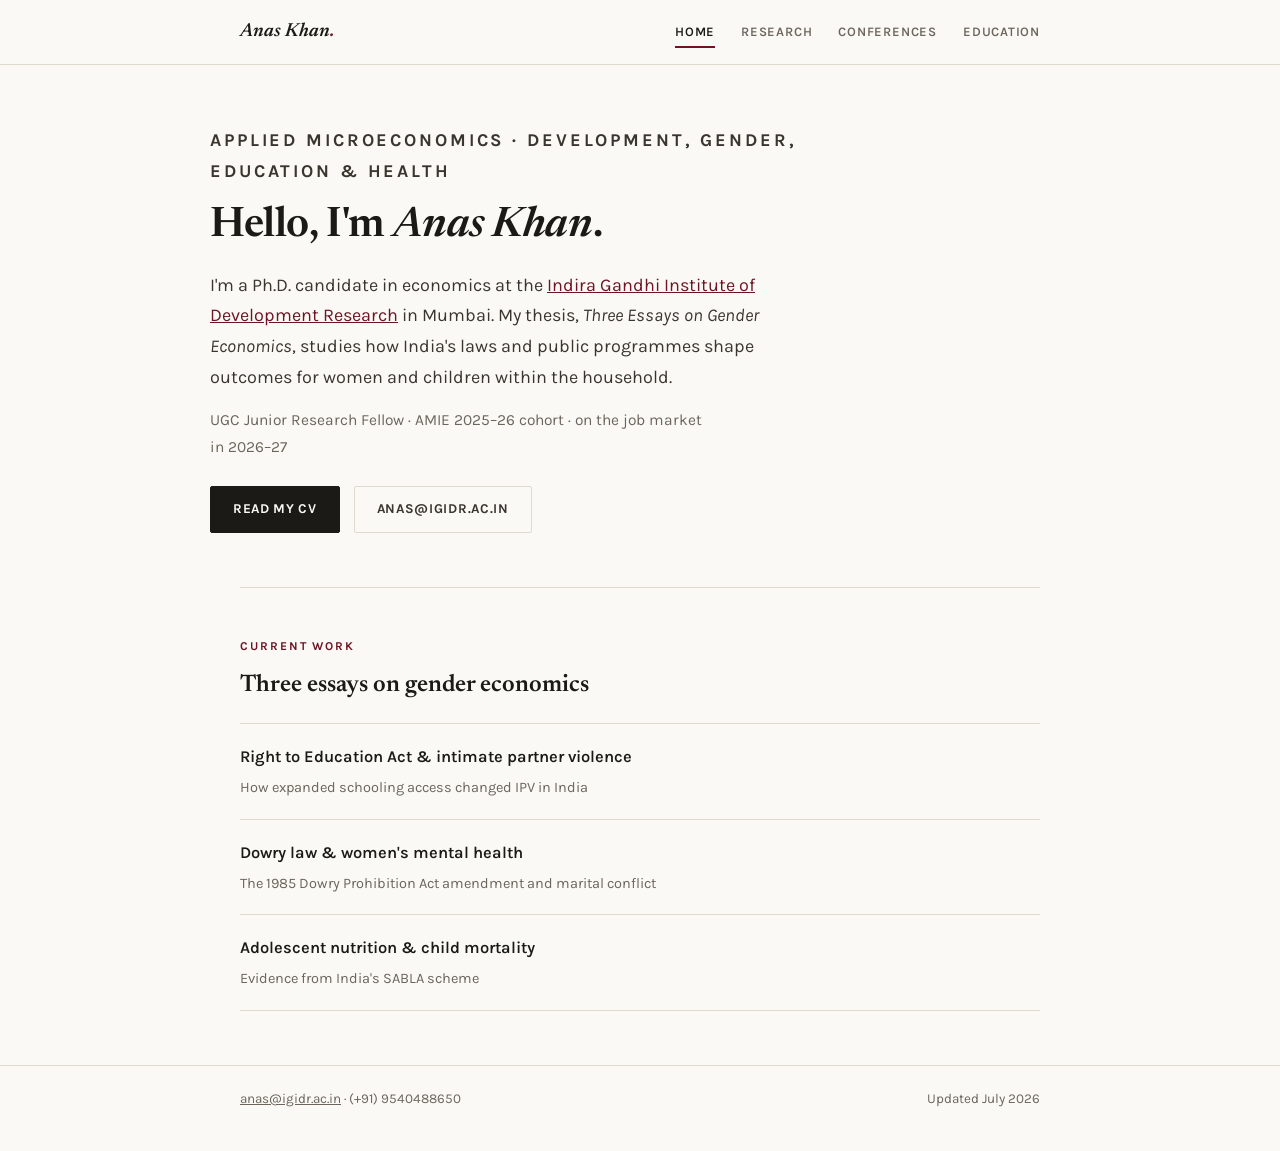
<file: index.html>
<!DOCTYPE html>
<html lang="en">
<head>
<meta charset="UTF-8">
<meta name="viewport" content="width=device-width, initial-scale=1.0">
<title>Anas Khan</title>
<meta name="description" content="Anas Khan, PhD candidate in economics at IGIDR Mumbai, working on gender, development, and health economics in India.">
<meta property="og:title" content="Anas Khan — Economics">
<meta property="og:description" content="Ph.D. candidate in economics at IGIDR Mumbai. Three essays on gender economics.">
<meta property="og:type" content="website">
<meta name="theme-color" content="#FAF9F5">
<link rel="icon" href="data:image/svg+xml,%3Csvg xmlns='http://www.w3.org/2000/svg' viewBox='0 0 64 64'%3E%3Crect width='64' height='64' fill='%23FAF9F5'/%3E%3Ctext x='32' y='44' font-family='Georgia,serif' font-style='italic' font-size='34' font-weight='600' fill='%236E1423' text-anchor='middle'%3EAK%3C/text%3E%3C/svg%3E">
<link rel="preconnect" href="https://fonts.googleapis.com">
<link rel="preconnect" href="https://fonts.gstatic.com" crossorigin>
<link href="https://fonts.googleapis.com/css2?family=Newsreader:ital,wght@0,400;0,500;0,600;1,400;1,500;1,600&family=Karla:wght@400;500;600;700&display=swap" rel="stylesheet">
<link rel="stylesheet" href="style.css">
</head>
<body>

<div class="strip">
  <div class="wrap">
    <a class="me" href="index.html">Anas Khan<span>.</span></a>
    <nav>
      <a href="index.html" class="active">Home</a>
      <a href="research.html">Research</a>
      <a href="conferences.html">Conferences</a>
      <a href="education.html">Education</a>
    </nav>
  </div>
</div>

<header class="hero wrap">
  <p class="kicker">Applied Microeconomics &middot; Development, Gender, Education &amp; Health</p>
  <h1 class="hello">Hello, I'm <span class="name">Anas Khan</span>.</h1>
  <p>
    I'm a Ph.D. candidate in economics at the
    <a href="http://www.igidr.ac.in/" target="_blank" rel="noopener">Indira Gandhi Institute of Development Research</a>
    in Mumbai. My thesis, <i>Three Essays on Gender Economics</i>, studies how India's laws and
    public programmes shape outcomes for women and children within the household.
  </p>
  <p class="small">
    UGC Junior Research Fellow · AMIE 2025&ndash;26 cohort · on the job market in 2026&ndash;27
  </p>
  <div class="actions">
    <a class="btn btn-fill" href="Anas_Khan_CV.pdf">Read my CV</a>
    <a class="btn btn-line" href="mailto:anas@igidr.ac.in">anas@igidr.ac.in</a>
  </div>
</header>

<div class="wrap">
  <section>
    <p class="label">Current work</p>
    <h2>Three essays on gender economics</h2>
    <ul class="titles">
      <li>
        <a href="research.html">Right to Education Act &amp; intimate partner violence
          <span class="sub">How expanded schooling access changed IPV in India</span>
        </a>
      </li>
      <li>
        <a href="research.html">Dowry law &amp; women's mental health
          <span class="sub">The 1985 Dowry Prohibition Act amendment and marital conflict</span>
        </a>
      </li>
      <li>
        <a href="research.html">Adolescent nutrition &amp; child mortality
          <span class="sub">Evidence from India's SABLA scheme</span>
        </a>
      </li>
    </ul>
  </section>
</div>

<footer>
  <div class="wrap">
    <span><a href="mailto:anas@igidr.ac.in">anas@igidr.ac.in</a> · (+91) 9540488650</span>
    <span>Updated July 2026</span>
  </div>
</footer>

</body>
</html>
</file>
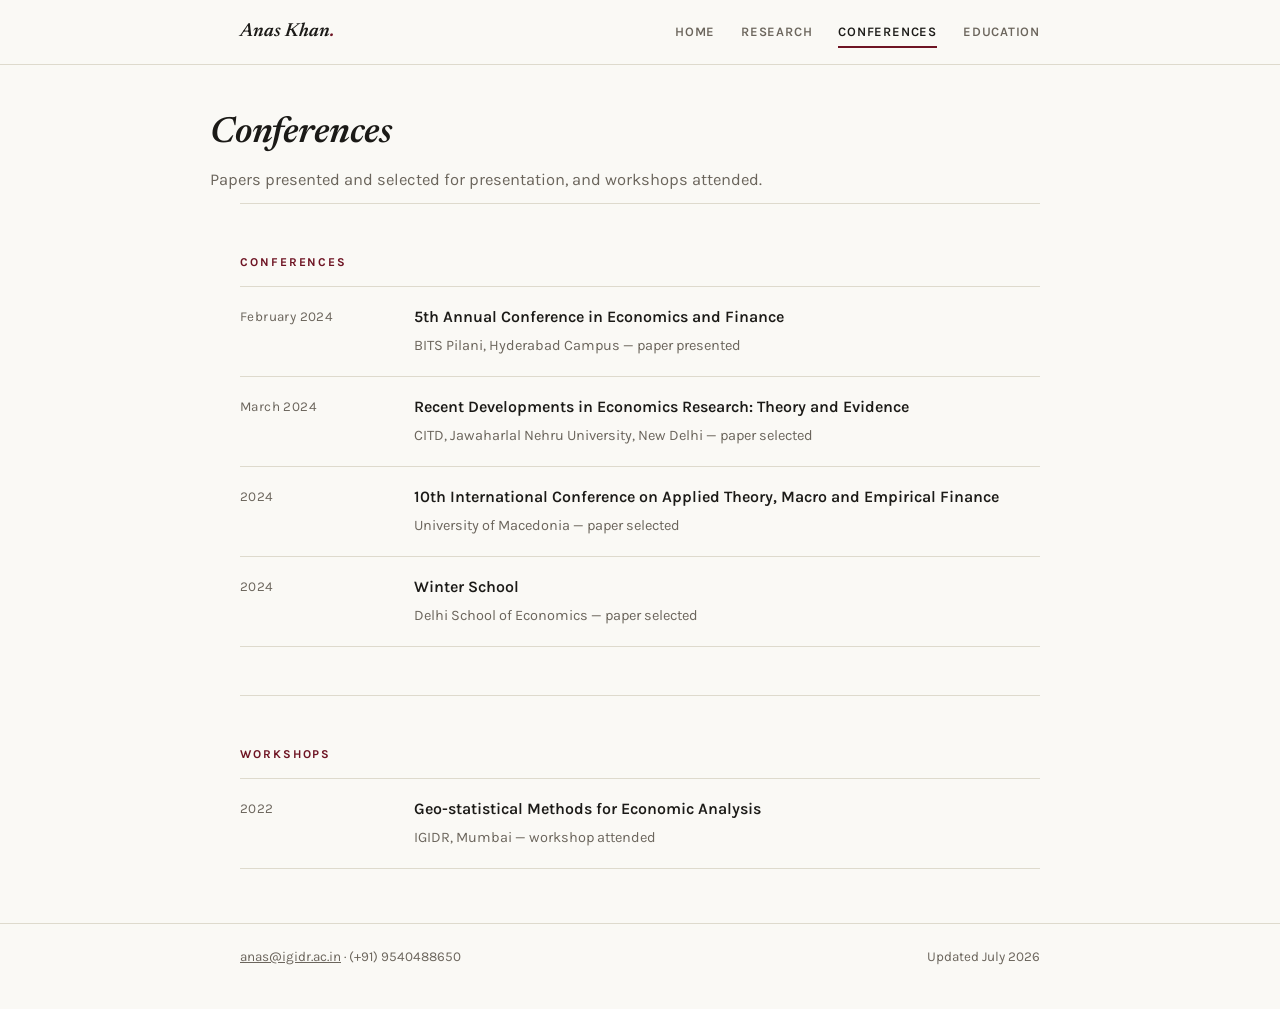
<file: conferences.html>
<!DOCTYPE html>
<html lang="en">
<head>
<meta charset="UTF-8">
<meta name="viewport" content="width=device-width, initial-scale=1.0">
<title>Conferences — Anas Khan</title>
<meta name="description" content="Conferences and presentations by Anas Khan, IGIDR Mumbai.">
<meta property="og:title" content="Conferences — Anas Khan">
<meta property="og:description" content="Conferences and presentations by Anas Khan, IGIDR Mumbai.">
<meta property="og:type" content="website">
<meta name="theme-color" content="#FAF9F5">
<link rel="icon" href="data:image/svg+xml,%3Csvg xmlns='http://www.w3.org/2000/svg' viewBox='0 0 64 64'%3E%3Crect width='64' height='64' fill='%23FAF9F5'/%3E%3Ctext x='32' y='44' font-family='Georgia,serif' font-style='italic' font-size='34' font-weight='600' fill='%236E1423' text-anchor='middle'%3EAK%3C/text%3E%3C/svg%3E">
<link rel="preconnect" href="https://fonts.googleapis.com">
<link rel="preconnect" href="https://fonts.gstatic.com" crossorigin>
<link href="https://fonts.googleapis.com/css2?family=Newsreader:ital,wght@0,400;0,500;0,600;1,400;1,500;1,600&family=Karla:wght@400;500;600;700&display=swap" rel="stylesheet">
<link rel="stylesheet" href="style.css">
</head>
<body>

<div class="strip">
  <div class="wrap">
    <a class="me" href="index.html">Anas Khan<span>.</span></a>
    <nav>
      <a href="index.html">Home</a>
      <a href="research.html">Research</a>
      <a href="conferences.html" class="active">Conferences</a>
      <a href="education.html">Education</a>
    </nav>
  </div>
</div>

<div class="wrap head">
  <h1 class="page-title">Conferences</h1>
  <p class="page-role">Papers presented and selected for presentation, and workshops attended.</p>
</div>

<div class="wrap">
  <section>
    <p class="label">Conferences</p>

    <div class="entry">
      <div class="when">February 2024</div>
      <div>
        <strong>5th Annual Conference in Economics and Finance</strong>
        <span>BITS Pilani, Hyderabad Campus — paper presented</span>
      </div>
    </div>

    <div class="entry">
      <div class="when">March 2024</div>
      <div>
        <strong>Recent Developments in Economics Research: Theory and Evidence</strong>
        <span>CITD, Jawaharlal Nehru University, New Delhi — paper selected</span>
      </div>
    </div>

    <div class="entry">
      <div class="when">2024</div>
      <div>
        <strong>10th International Conference on Applied Theory, Macro and Empirical Finance</strong>
        <span>University of Macedonia — paper selected</span>
      </div>
    </div>

    <div class="entry">
      <div class="when">2024</div>
      <div>
        <strong>Winter School</strong>
        <span>Delhi School of Economics — paper selected</span>
      </div>
    </div>
  </section>

  <section>
    <p class="label">Workshops</p>

    <div class="entry">
      <div class="when">2022</div>
      <div>
        <strong>Geo-statistical Methods for Economic Analysis</strong>
        <span>IGIDR, Mumbai — workshop attended</span>
      </div>
    </div>
  </section>
</div>

<footer>
  <div class="wrap">
    <span><a href="mailto:anas@igidr.ac.in">anas@igidr.ac.in</a> · (+91) 9540488650</span>
    <span>Updated July 2026</span>
  </div>
</footer>

</body>
</html>
</file>
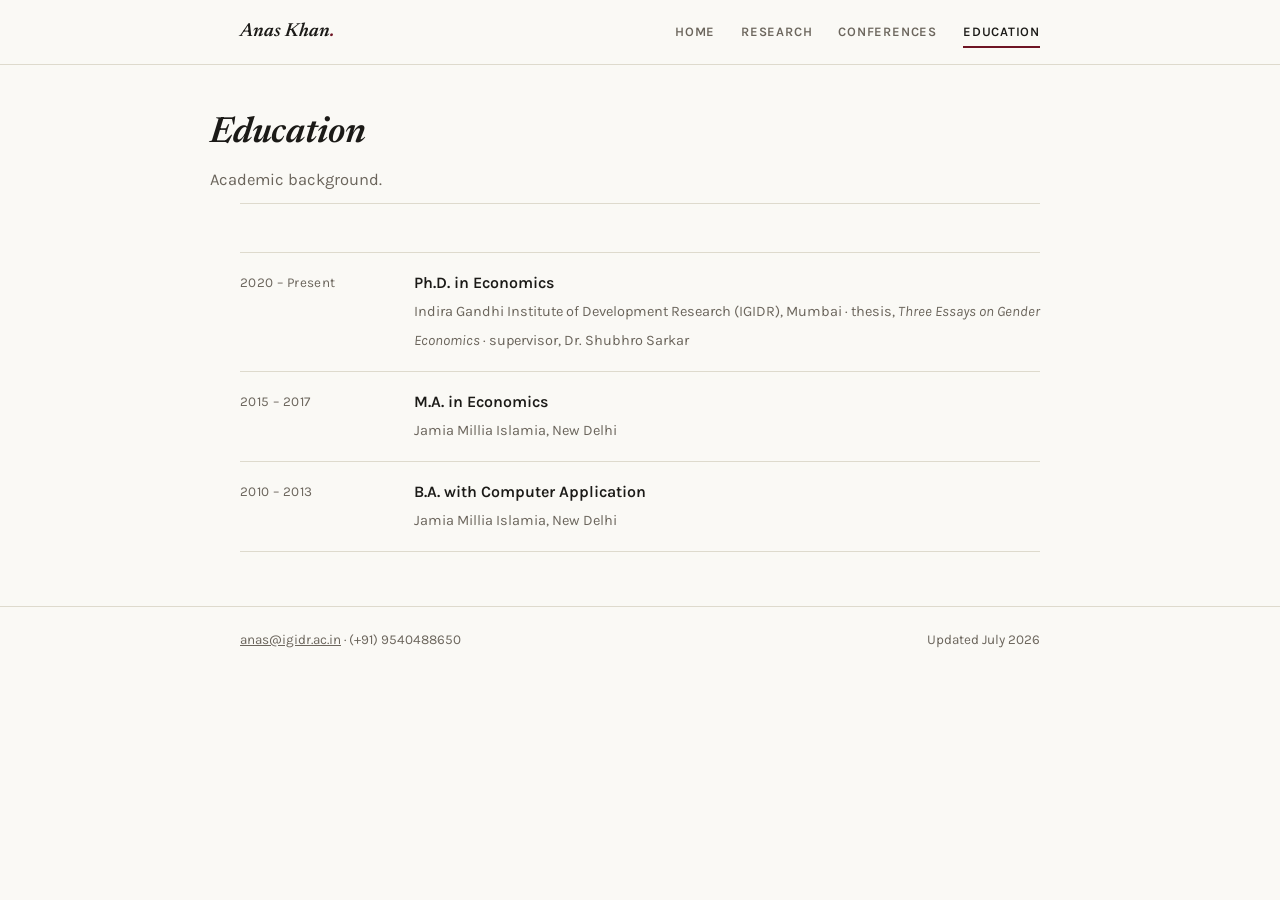
<file: education.html>
<!DOCTYPE html>
<html lang="en">
<head>
<meta charset="UTF-8">
<meta name="viewport" content="width=device-width, initial-scale=1.0">
<title>Education — Anas Khan</title>
<meta name="description" content="Academic background of Anas Khan, PhD candidate in economics at IGIDR Mumbai.">
<meta property="og:title" content="Education — Anas Khan">
<meta property="og:description" content="Academic background of Anas Khan, PhD candidate in economics at IGIDR Mumbai.">
<meta property="og:type" content="website">
<meta name="theme-color" content="#FAF9F5">
<link rel="icon" href="data:image/svg+xml,%3Csvg xmlns='http://www.w3.org/2000/svg' viewBox='0 0 64 64'%3E%3Crect width='64' height='64' fill='%23FAF9F5'/%3E%3Ctext x='32' y='44' font-family='Georgia,serif' font-style='italic' font-size='34' font-weight='600' fill='%236E1423' text-anchor='middle'%3EAK%3C/text%3E%3C/svg%3E">
<link rel="preconnect" href="https://fonts.googleapis.com">
<link rel="preconnect" href="https://fonts.gstatic.com" crossorigin>
<link href="https://fonts.googleapis.com/css2?family=Newsreader:ital,wght@0,400;0,500;0,600;1,400;1,500;1,600&family=Karla:wght@400;500;600;700&display=swap" rel="stylesheet">
<link rel="stylesheet" href="style.css">
</head>
<body>

<div class="strip">
  <div class="wrap">
    <a class="me" href="index.html">Anas Khan<span>.</span></a>
    <nav>
      <a href="index.html">Home</a>
      <a href="research.html">Research</a>
      <a href="conferences.html">Conferences</a>
      <a href="education.html" class="active">Education</a>
    </nav>
  </div>
</div>

<div class="wrap head">
  <h1 class="page-title">Education</h1>
  <p class="page-role">Academic background.</p>
</div>

<div class="wrap">
  <section>
    <div class="entry">
      <div class="when">2020 &ndash; Present</div>
      <div>
        <strong>Ph.D. in Economics</strong>
        <span>Indira Gandhi Institute of Development Research (IGIDR), Mumbai &middot; thesis, <i>Three Essays on Gender Economics</i> &middot; supervisor, Dr.&nbsp;Shubhro Sarkar</span>
      </div>
    </div>

    <div class="entry">
      <div class="when">2015 &ndash; 2017</div>
      <div>
        <strong>M.A. in Economics</strong>
        <span>Jamia Millia Islamia, New Delhi</span>
      </div>
    </div>

    <div class="entry">
      <div class="when">2010 &ndash; 2013</div>
      <div>
        <strong>B.A. with Computer Application</strong>
        <span>Jamia Millia Islamia, New Delhi</span>
      </div>
    </div>
  </section>
</div>

<footer>
  <div class="wrap">
    <span><a href="mailto:anas@igidr.ac.in">anas@igidr.ac.in</a> · (+91) 9540488650</span>
    <span>Updated July 2026</span>
  </div>
</footer>

</body>
</html>
</file>
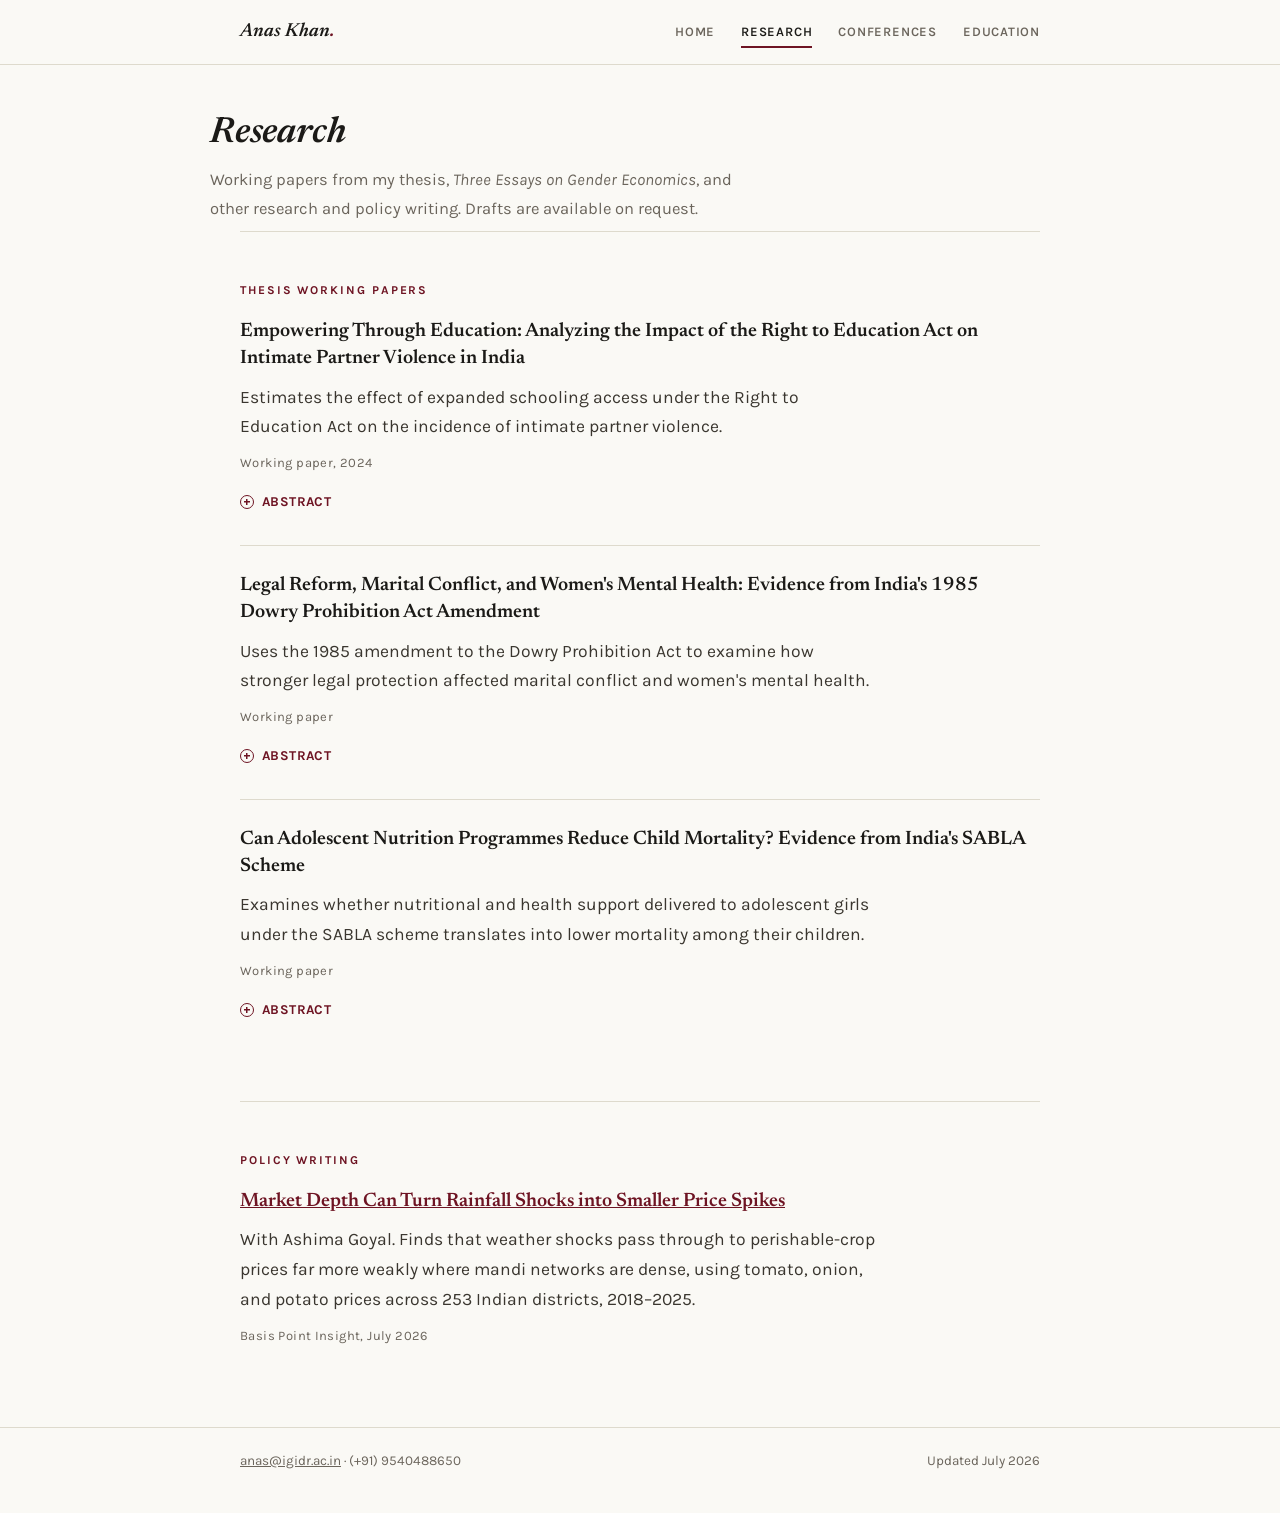
<file: research.html>
<!DOCTYPE html>
<html lang="en">
<head>
<meta charset="UTF-8">
<meta name="viewport" content="width=device-width, initial-scale=1.0">
<title>Research — Anas Khan</title>
<meta name="description" content="Working papers by Anas Khan on education policy, dowry law, and adolescent nutrition in India.">
<meta property="og:title" content="Research — Anas Khan">
<meta property="og:description" content="Working papers on education policy, dowry law, and adolescent nutrition in India.">
<meta property="og:type" content="website">
<meta name="theme-color" content="#FAF9F5">
<link rel="icon" href="data:image/svg+xml,%3Csvg xmlns='http://www.w3.org/2000/svg' viewBox='0 0 64 64'%3E%3Crect width='64' height='64' fill='%23FAF9F5'/%3E%3Ctext x='32' y='44' font-family='Georgia,serif' font-style='italic' font-size='34' font-weight='600' fill='%236E1423' text-anchor='middle'%3EAK%3C/text%3E%3C/svg%3E">
<link rel="preconnect" href="https://fonts.googleapis.com">
<link rel="preconnect" href="https://fonts.gstatic.com" crossorigin>
<link href="https://fonts.googleapis.com/css2?family=Newsreader:ital,wght@0,400;0,500;0,600;1,400;1,500;1,600&family=Karla:wght@400;500;600;700&display=swap" rel="stylesheet">
<link rel="stylesheet" href="style.css">
</head>
<body>

<div class="strip">
  <div class="wrap">
    <a class="me" href="index.html">Anas Khan<span>.</span></a>
    <nav>
      <a href="index.html">Home</a>
      <a href="research.html" class="active">Research</a>
      <a href="conferences.html">Conferences</a>
      <a href="education.html">Education</a>
    </nav>
  </div>
</div>

<div class="wrap head">
  <h1 class="page-title">Research</h1>
  <p class="page-role">
    Working papers from my thesis, <i>Three Essays on Gender Economics</i>, and other research and policy writing.
    Drafts are available on request.
  </p>
</div>

<div class="wrap">
  <section>
    <p class="label">Thesis Working Papers</p>

    <article class="paper">
      <h3>Empowering Through Education: Analyzing the Impact of the Right to Education Act on Intimate Partner Violence in India</h3>
      <p class="desc">
        Estimates the effect of expanded schooling access under the Right to Education Act on the
        incidence of intimate partner violence.
      </p>
      <p class="meta">Working paper, 2024</p>
      <details>
        <summary>Abstract</summary>
        <p>[Paste your abstract here.]</p>
      </details>
    </article>

    <article class="paper">
      <h3>Legal Reform, Marital Conflict, and Women's Mental Health: Evidence from India's 1985 Dowry Prohibition Act Amendment</h3>
      <p class="desc">
        Uses the 1985 amendment to the Dowry Prohibition Act to examine how stronger legal protection
        affected marital conflict and women's mental health.
      </p>
      <p class="meta">Working paper</p>
      <details>
        <summary>Abstract</summary>
        <p>[Paste your abstract here.]</p>
      </details>
    </article>

    <article class="paper">
      <h3>Can Adolescent Nutrition Programmes Reduce Child Mortality? Evidence from India's SABLA Scheme</h3>
      <p class="desc">
        Examines whether nutritional and health support delivered to adolescent girls under the SABLA
        scheme translates into lower mortality among their children.
      </p>
      <p class="meta">Working paper</p>
      <details>
        <summary>Abstract</summary>
        <p>[Paste your abstract here.]</p>
      </details>
    </article>
  </section>

  <section>
    <p class="label">Policy Writing</p>

    <article class="paper">
      <h3><a href="https://www.basispointinsight.com/Story/Home/market-depth-can-turn-rainfall-shocks-into-smaller-price-spikes_b2a43517d6fa.html" target="_blank" rel="noopener">Market Depth Can Turn Rainfall Shocks into Smaller Price Spikes</a></h3>
      <p class="desc">
        With Ashima Goyal. Finds that weather shocks pass through to perishable-crop prices far more weakly
        where mandi networks are dense, using tomato, onion, and potato prices across 253 Indian districts, 2018&ndash;2025.
      </p>
      <p class="meta">Basis Point Insight, July 2026</p>
    </article>
  </section>
</div>

<footer>
  <div class="wrap">
    <span><a href="mailto:anas@igidr.ac.in">anas@igidr.ac.in</a> · (+91) 9540488650</span>
    <span>Updated July 2026</span>
  </div>
</footer>

</body>
</html>
</file>
<file: style.css>
/* ============================================================
   Anas Khan — site styles
   Paper #FAF9F5 · Ink #1B1A17 · Oxblood #6E1423 · Muted #6B655C
   Newsreader (display) · Karla (body/meta)
   ============================================================ */

:root{
  --paper:#FAF9F5;
  --paper-2:#F1EEE6;
  --ink:#1B1A17;
  --ink-soft:#3A362F;
  --oxblood:#6E1423;
  --oxblood-deep:#4E0E19;
  --muted:#6B655C;
  --rule:#DEDACD;
}

*{margin:0;padding:0;box-sizing:border-box}
html{scroll-behavior:smooth}
@media (prefers-reduced-motion:reduce){
  html{scroll-behavior:auto}
  *,*::before,*::after{transition:none!important;animation:none!important}
}

body{
  background:var(--paper);
  color:var(--ink);
  font-family:'Karla',system-ui,sans-serif;
  font-size:17.5px;
  line-height:1.7;
  -webkit-font-smoothing:antialiased;
}

.wrap{max-width:860px;margin:0 auto;padding:0 30px}
a{color:var(--oxblood)}
a:focus-visible{outline:2px solid var(--oxblood);outline-offset:3px;border-radius:1px}

/* ---------------- Top strip ---------------- */
.strip{
  border-bottom:1px solid var(--rule);
  background:var(--paper);
  position:sticky;top:0;z-index:30;
}
.strip .wrap{
  display:flex;align-items:baseline;justify-content:space-between;
  gap:20px;flex-wrap:wrap;padding-top:16px;padding-bottom:16px;
}
.strip .me{
  font-family:'Newsreader',Georgia,serif;
  font-size:19px;font-weight:600;font-style:italic;color:var(--ink);text-decoration:none;
}
.strip .me span{color:var(--oxblood)}
.strip nav{display:flex;gap:26px;flex-wrap:wrap}
.strip nav a{
  font-size:13px;font-weight:600;letter-spacing:.06em;text-transform:uppercase;color:var(--muted);
  text-decoration:none;padding-bottom:3px;border-bottom:2px solid transparent;
}
.strip nav a:hover{color:var(--ink);border-bottom-color:var(--rule)}
.strip nav a.active{color:var(--ink);border-bottom-color:var(--oxblood)}

/* ---------------- Hero (home only) ---------------- */
.hero{padding:60px 0 54px}
.kicker{
  font-size:12.5px;font-weight:700;letter-spacing:.16em;text-transform:uppercase;
  color:var(--oxblood);margin-bottom:16px;
}
.hello{
  font-family:'Newsreader',Georgia,serif;
  font-size:clamp(30px,4.4vw,42px);
  font-weight:600;line-height:1.2;letter-spacing:-.01em;
  margin-bottom:18px;
}
.hello .name{font-style:italic}
.hero p{font-size:18px;margin-bottom:15px;max-width:56ch;color:var(--ink-soft)}
.hero p.small{font-size:15.5px;color:var(--muted)}
.hero .actions{margin-top:26px;display:flex;gap:14px;flex-wrap:wrap;align-items:center}
.btn{
  display:inline-block;text-decoration:none;font-family:'Karla',sans-serif;
  font-size:13.5px;font-weight:700;letter-spacing:.05em;text-transform:uppercase;
  padding:11px 22px;border-radius:2px;transition:background .18s,color .18s,border-color .18s;
}
.btn-fill{background:var(--ink);color:var(--paper);border:1px solid var(--ink)}
.btn-fill:hover{background:var(--paper);color:var(--ink)}
.btn-line{border:1px solid var(--rule);color:var(--ink-soft)}
.btn-line:hover{border-color:var(--ink);color:var(--ink)}

/* ---------------- Non-hero page head (research / conferences) ---------------- */
.head{padding:48px 0 8px}
h1.page-title{
  font-family:'Newsreader',Georgia,serif;
  font-size:clamp(28px,4vw,36px);font-weight:600;font-style:italic;line-height:1.2;
  letter-spacing:-.005em;
}
.page-role{color:var(--muted);font-size:16.5px;margin-top:10px;max-width:56ch}

/* ---------------- Sections ---------------- */
section{padding:48px 0;border-top:1px solid var(--rule)}
.hero + section{border-top:1px solid var(--rule)}
.label{
  font-size:12px;font-weight:700;letter-spacing:.16em;text-transform:uppercase;
  color:var(--oxblood);margin-bottom:14px;
}
h2{
  font-family:'Newsreader',Georgia,serif;
  font-size:24px;font-weight:600;line-height:1.3;margin-bottom:22px;
}
p{margin-bottom:15px;max-width:64ch}
p:last-child{margin-bottom:0}

/* Compact list of current work on home — matches .paper listing below */
.titles{list-style:none}
.titles li{padding:18px 0;border-top:1px solid var(--rule)}
.titles li:last-child{border-bottom:1px solid var(--rule)}
.titles a{text-decoration:none;font-weight:600;color:var(--ink);font-size:16.5px}
.titles a:hover{color:var(--oxblood)}
.titles .sub{display:block;font-size:14.5px;font-weight:400;color:var(--muted);margin-top:4px}

/* ---------------- Papers (research page) ---------------- */
.paper{padding:26px 0;border-top:1px solid var(--rule)}
.paper:first-of-type{border-top:none;padding-top:4px}
.paper h3{
  font-family:'Newsreader',Georgia,serif;
  font-size:19.5px;font-weight:600;line-height:1.4;margin-bottom:10px;
}
.paper .desc{color:var(--ink-soft);margin-bottom:10px;max-width:64ch}
.paper .meta{font-size:13px;letter-spacing:.03em;color:var(--muted)}
details{margin-top:13px}
summary{
  cursor:pointer;list-style:none;display:inline-flex;align-items:center;gap:8px;
  font-size:13.5px;font-weight:700;letter-spacing:.03em;text-transform:uppercase;color:var(--oxblood);
}
summary::-webkit-details-marker{display:none}
summary::before{
  content:"";width:12px;height:12px;flex:none;border:1.5px solid var(--oxblood);border-radius:50%;
  background:
    linear-gradient(var(--oxblood),var(--oxblood)) center/6px 1.5px no-repeat,
    linear-gradient(var(--oxblood),var(--oxblood)) center/1.5px 6px no-repeat;
}
details[open] summary::before{background:linear-gradient(var(--oxblood),var(--oxblood)) center/6px 1.5px no-repeat}
summary:hover{text-decoration:underline}
details>p{
  margin-top:13px;font-size:16px;color:var(--ink-soft);
  padding-left:15px;border-left:2px solid var(--rule);max-width:64ch;
}

/* ---------------- Entries (conferences page) ---------------- */
.entry{
  display:grid;grid-template-columns:150px 1fr;gap:24px;
  padding:16px 0;border-top:1px solid var(--rule);
}
.entry:last-child{border-bottom:1px solid var(--rule)}
.entry .when{font-size:13.5px;letter-spacing:.03em;color:var(--muted);padding-top:3px}
.entry strong{display:block;font-size:16px;font-weight:600}
.entry span{color:var(--muted);font-size:14.5px}

/* ---------------- Footer ---------------- */
footer{border-top:1px solid var(--rule);margin-top:6px;padding:22px 0 40px}
footer .wrap{
  display:flex;justify-content:space-between;gap:16px;flex-wrap:wrap;
  color:var(--muted);font-size:13.5px;
}
footer a{color:var(--muted)}

/* ---------------- Mobile ---------------- */
@media (max-width:760px){
  .hero{padding:40px 0 34px}
  .entry{grid-template-columns:1fr;gap:2px}
  section{padding:36px 0}
}
</file>
